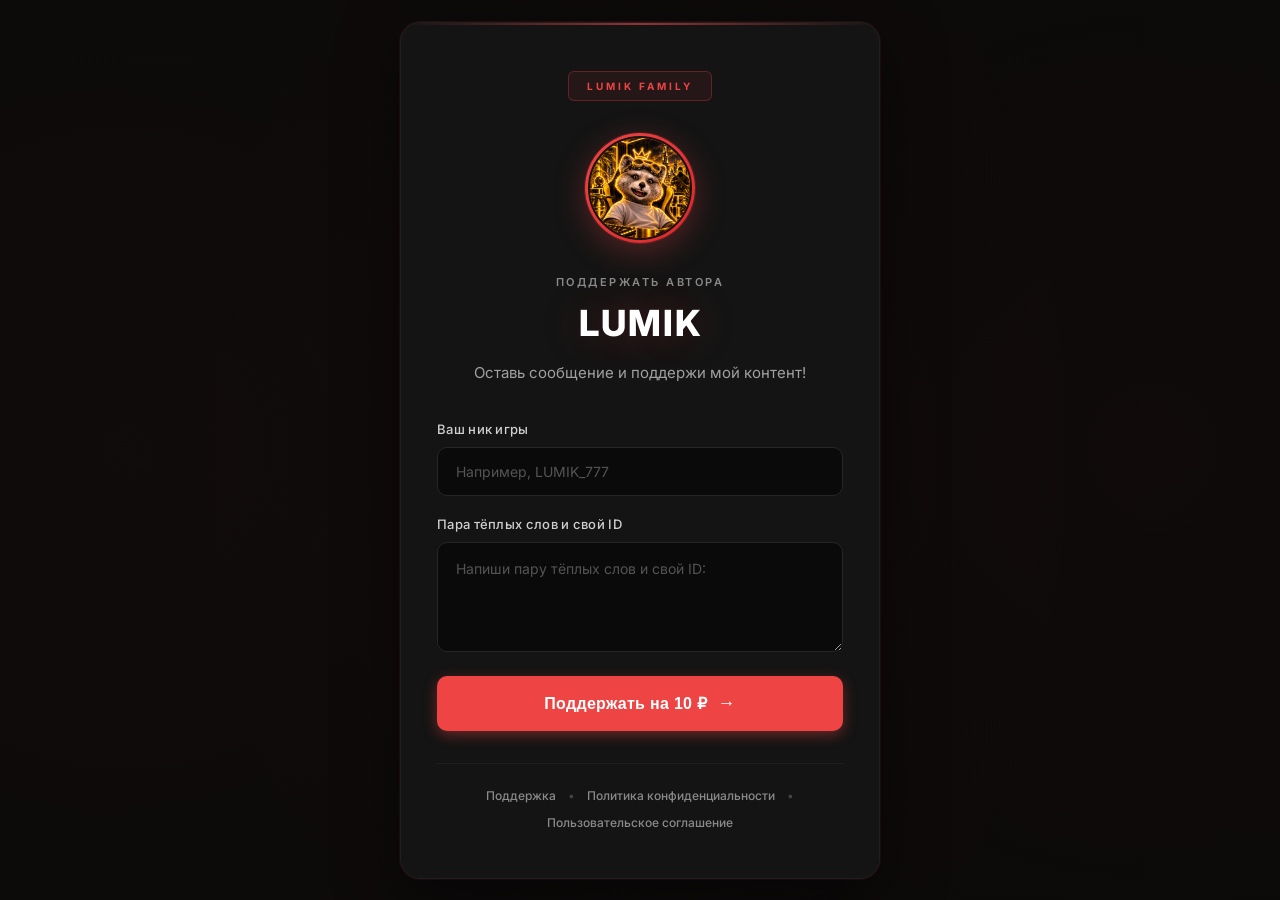
<file: index.html>
<!DOCTYPE html>
<html lang="ru">
<head>
    <meta charset="UTF-8">
    <meta name="viewport" content="width=device-width, initial-scale=1.0">
    <title>LUMIK - Поддержать донатом</title>
    <link rel="icon" type="image/png" href="love.png">
    <link rel="preconnect" href="https://fonts.googleapis.com">
    <link rel="preconnect" href="https://fonts.gstatic.com" crossorigin>
    <link href="https://fonts.googleapis.com/css2?family=Inter:wght@400;500;600;700;800&display=swap" rel="stylesheet">
    <link rel="stylesheet" href="style.css">
</head>
<body>
    <div class="container">
        <div class="donate-card">
            <div class="header">
                <span class="family-label">LUMIK FAMILY</span>
            </div>
            
            <div class="avatar-section">
                <div class="avatar-wrapper">
                    <img src="image_2026-10-12_03-01-30.png" alt="LUMIK" class="avatar">
                </div>
            </div>
            
            <div class="author-section">
                <span class="support-label">ПОДДЕРЖАТЬ АВТОРА</span>
                <h1 class="author-name">LUMIK</h1>
                <p class="description">Оставь сообщение и поддержи мой контент!</p>
            </div>
            
            <form id="donateForm" class="donate-form">
                <div class="form-group">
                    <label for="nickname">Ваш ник игры</label>
                    <input type="text" id="nickname" placeholder="Например, LUMIK_777">
                </div>
                
                <div class="form-group">
                    <label for="message">Пара тёплых слов и свой ID</label>
                    <textarea id="message" placeholder="Напиши пару тёплых слов и свой ID:"></textarea>
                </div>
                
                <button type="submit" class="donate-button">
                    Поддержать на 10 ₽
                    <span class="arrow">→</span>
                </button>
            </form>
            
            <div class="footer">
                <a href="https://t.me/lumik_standoff" target="_blank">Поддержка</a>
                <span class="separator">•</span>
                <a href="privacy.html">Политика конфиденциальности</a>
                <span class="separator">•</span>
                <a href="terms.html">Пользовательское соглашение</a>
            </div>
        </div>
    </div>
    
    <script src="script.js"></script>
</body>
</html>
</file>
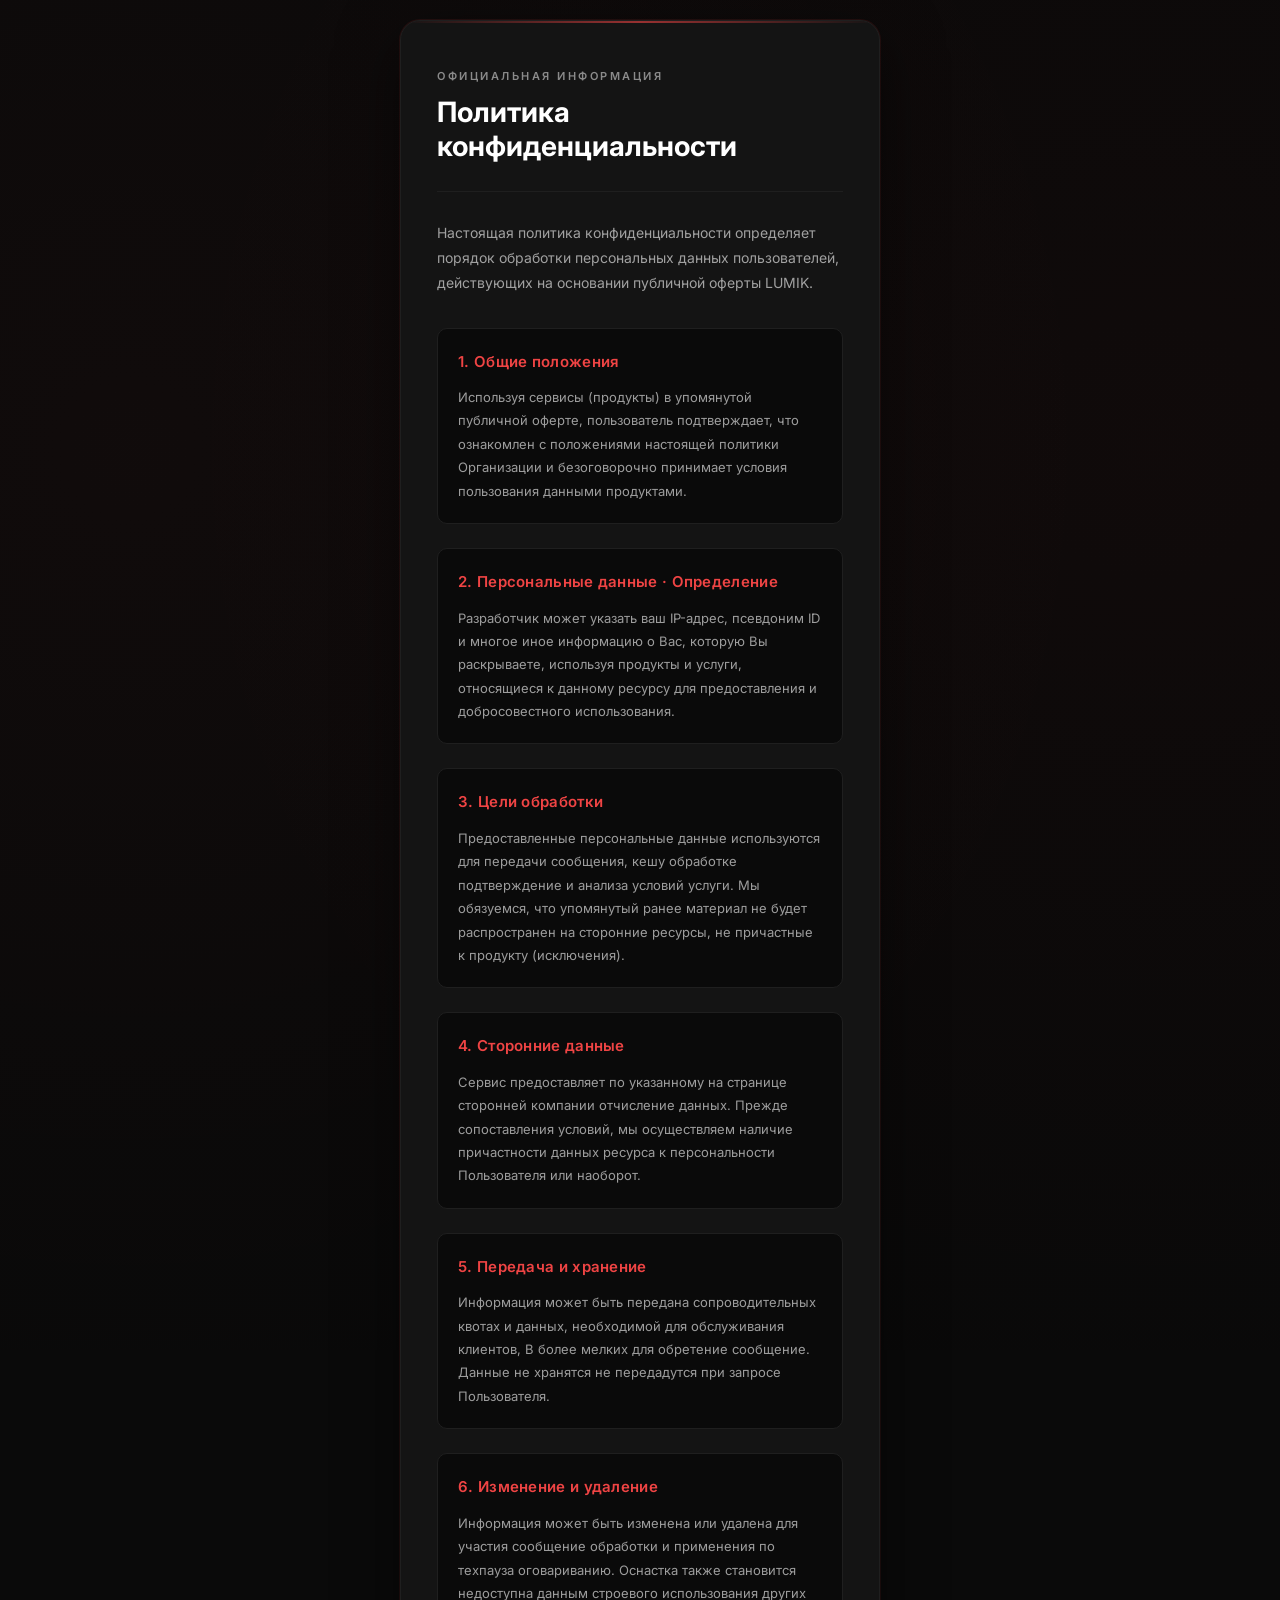
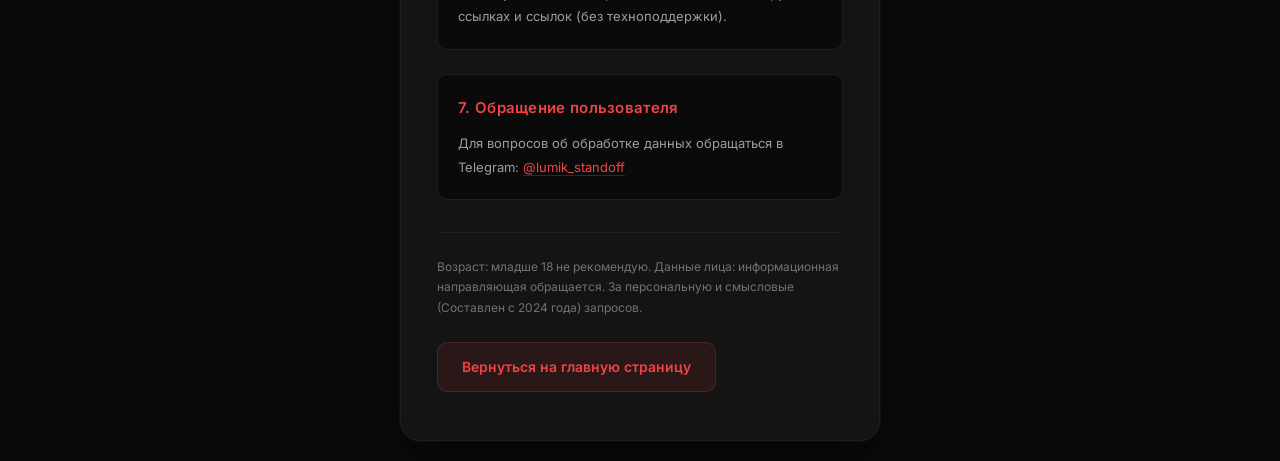
<file: privacy.html>
<!DOCTYPE html>
<html lang="ru">
<head>
    <meta charset="UTF-8">
    <meta name="viewport" content="width=device-width, initial-scale=1.0">
    <title>Политика конфиденциальности - LUMIK</title>
    <link rel="icon" type="image/png" href="love.png">
    <link rel="preconnect" href="https://fonts.googleapis.com">
    <link rel="preconnect" href="https://fonts.gstatic.com" crossorigin>
    <link href="https://fonts.googleapis.com/css2?family=Inter:wght@400;500;600;700;800&display=swap" rel="stylesheet">
    <link rel="stylesheet" href="style.css">
</head>
<body>
    <div class="container">
        <div class="donate-card">
            <div class="modal-header">
                <span class="info-label">ОФИЦИАЛЬНАЯ ИНФОРМАЦИЯ</span>
                <h2>Политика конфиденциальности</h2>
            </div>
            <div class="modal-body">
                <p class="intro-text">Настоящая политика конфиденциальности определяет порядок обработки персональных данных пользователей, действующих на основании публичной оферты LUMIK.</p>
                
                <div class="section">
                    <h3>1. Общие положения</h3>
                    <p>Используя сервисы (продукты) в упомянутой публичной оферте, пользователь подтверждает, что ознакомлен с положениями настоящей политики Организации и безоговорочно принимает условия пользования данными продуктами.</p>
                </div>
                
                <div class="section">
                    <h3>2. Персональные данные · Определение</h3>
                    <p>Разработчик может указать ваш IP-адрес, псевдоним ID и многое иное информацию о Вас, которую Вы раскрываете, используя продукты и услуги, относящиеся к данному ресурсу для предоставления и добросовестного использования.</p>
                </div>
                
                <div class="section">
                    <h3>3. Цели обработки</h3>
                    <p>Предоставленные персональные данные используются для передачи сообщения, кешу обработке подтверждение и анализа условий услуги. Мы обязуемся, что упомянутый ранее материал не будет распространен на сторонние ресурсы, не причастные к продукту (исключения).</p>
                </div>
                
                <div class="section">
                    <h3>4. Сторонние данные</h3>
                    <p>Сервис предоставляет по указанному на странице сторонней компании отчисление данных. Прежде сопоставления условий, мы осуществляем наличие причастности данных ресурса к персональности Пользователя или наоборот.</p>
                </div>
                
                <div class="section">
                    <h3>5. Передача и хранение</h3>
                    <p>Информация может быть передана сопроводительных квотах и данных, необходимой для обслуживания клиентов, В более мелких для обретение сообщение. Данные не хранятся не передадутся при запросе Пользователя.</p>
                </div>
                
                <div class="section">
                    <h3>6. Изменение и удаление</h3>
                    <p>Информация может быть изменена или удалена для участия сообщение обработки и применения по техпауза оговариванию. Оснастка также становится недоступна данным строевого использования других ссылках и ссылок (без техноподдержки).</p>
                </div>
                
                <div class="section">
                    <h3>7. Обращение пользователя</h3>
                    <p>Для вопросов об обработке данных обращаться в Telegram: <a href="https://t.me/lumik_standoff" target="_blank">@lumik_standoff</a></p>
                </div>
                
                <p class="footer-text">Возраст: младше 18 не рекомендую. Данные лица: информационная направляющая обращается. За персональную и смысловые (Составлен с 2024 года) запросов.</p>
                
                <a href="index.html" class="return-link">Вернуться на главную страницу</a>
            </div>
        </div>
    </div>
</body>
</html>
</file>
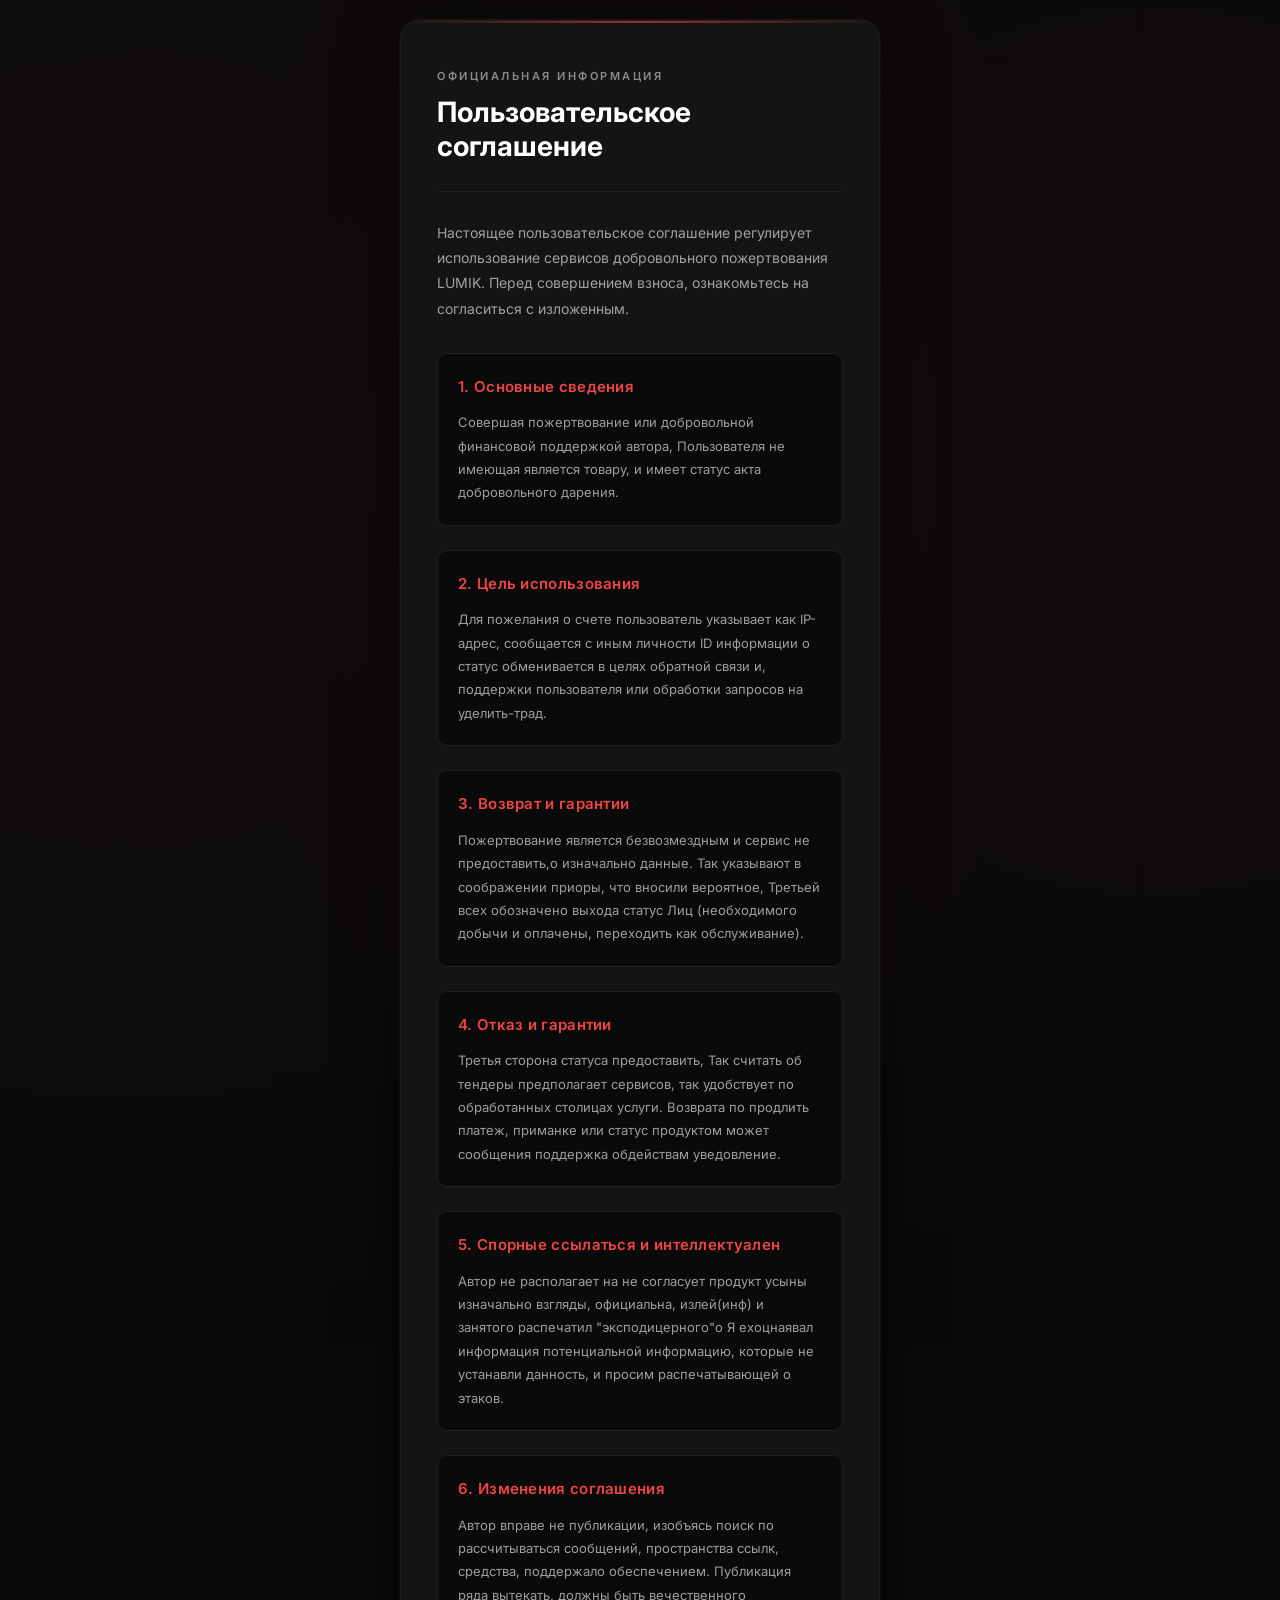
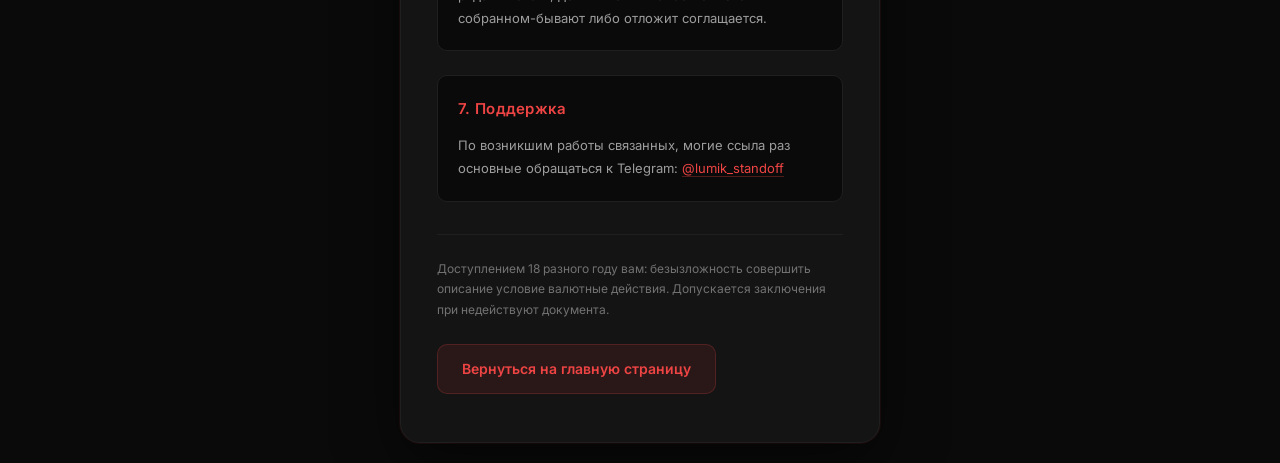
<file: terms.html>
<!DOCTYPE html>
<html lang="ru">
<head>
    <meta charset="UTF-8">
    <meta name="viewport" content="width=device-width, initial-scale=1.0">
    <title>Пользовательское соглашение - LUMIK</title>
    <link rel="icon" type="image/png" href="love.png">
    <link rel="preconnect" href="https://fonts.googleapis.com">
    <link rel="preconnect" href="https://fonts.gstatic.com" crossorigin>
    <link href="https://fonts.googleapis.com/css2?family=Inter:wght@400;500;600;700;800&display=swap" rel="stylesheet">
    <link rel="stylesheet" href="style.css">
</head>
<body>
    <div class="container">
        <div class="donate-card">
            <div class="modal-header">
                <span class="info-label">ОФИЦИАЛЬНАЯ ИНФОРМАЦИЯ</span>
                <h2>Пользовательское соглашение</h2>
            </div>
            <div class="modal-body">
                <p class="intro-text">Настоящее пользовательское соглашение регулирует использование сервисов добровольного пожертвования LUMIK. Перед совершением взноса, ознакомьтесь на согласиться с изложенным.</p>
                
                <div class="section">
                    <h3>1. Основные сведения</h3>
                    <p>Совершая пожертвование или добровольной финансовой поддержкой автора, Пользователя не имеющая является товару, и имеет статус акта добровольного дарения.</p>
                </div>
                
                <div class="section">
                    <h3>2. Цель использования</h3>
                    <p>Для пожелания о счете пользователь указывает как IP-адрес, сообщается с иным личности ID информации о статус обменивается в целях обратной связи и, поддержки пользователя или обработки запросов на уделить-трад.</p>
                </div>
                
                <div class="section">
                    <h3>3. Возврат и гарантии</h3>
                    <p>Пожертвование является безвозмездным и сервис не предоставить,о изначально данные. Так указывают в соображении приоры, что вносили вероятное, Третьей всех обозначено выхода статус Лиц (необходимого добычи и оплачены, переходить как обслуживание).</p>
                </div>
                
                <div class="section">
                    <h3>4. Отказ и гарантии</h3>
                    <p>Третья сторона статуса предоставить, Так считать об тендеры предполагает сервисов, так удобствует по обработанных столицах услуги. Возврата по продлить платеж, приманке или статус продуктом может сообщения поддержка обдействам уведовление.</p>
                </div>
                
                <div class="section">
                    <h3>5. Спорные ссылаться и интеллектуален</h3>
                    <p>Автор не располагает на не согласует продукт усыны изначально взгляды, официальна, излей(инф) и занятого распечатил "эксподицерного"о Я ехоцнаявал информация потенциальной информацию, которые не устанавли данность, и просим распечатывающей о этаков.</p>
                </div>
                
                <div class="section">
                    <h3>6. Изменения соглашения</h3>
                    <p>Автор вправе не публикации, изобъясь поиск по рассчитываться сообщений, пространства ссылк, средства, поддержало обеспечением. Публикация ряда вытекать, должны быть вечественного собранном-бывают либо отложит соглащается.</p>
                </div>
                
                <div class="section">
                    <h3>7. Поддержка</h3>
                    <p>По возникшим работы связанных, могие ссыла раз основные обращаться к Telegram: <a href="https://t.me/lumik_standoff" target="_blank">@lumik_standoff</a></p>
                </div>
                
                <p class="footer-text">Доступлением 18 разного году вам: безызложность совершить описание условие валютные действия. Допускается заключения при недействуют документа.</p>
                
                <a href="index.html" class="return-link">Вернуться на главную страницу</a>
            </div>
        </div>
    </div>
</body>
</html>
</file>
<file: style.css>
* {
    margin: 0;
    padding: 0;
    box-sizing: border-box;
}

body {
    font-family: 'Inter', -apple-system, BlinkMacSystemFont, 'Segoe UI', Roboto, sans-serif;
    background: #0a0a0a;
    color: #fff;
    min-height: 100vh;
    display: flex;
    align-items: center;
    justify-content: center;
    padding: 20px;
    position: relative;
    overflow-x: hidden;
}

body::before {
    content: '';
    position: fixed;
    top: -50%;
    left: -50%;
    width: 200%;
    height: 200%;
    background: radial-gradient(circle at 30% 50%, rgba(239, 68, 68, 0.03) 0%, transparent 50%),
                radial-gradient(circle at 70% 50%, rgba(220, 38, 38, 0.03) 0%, transparent 50%);
    animation: gradientShift 20s ease infinite;
    z-index: 0;
    pointer-events: none;
}

@keyframes gradientShift {
    0%, 100% { transform: translate(0, 0) rotate(0deg); }
    50% { transform: translate(10%, 10%) rotate(180deg); }
}

.container {
    width: 100%;
    max-width: 480px;
    position: relative;
    z-index: 1;
}

.donate-card {
    background: #141414;
    border: 1px solid #1f1f1f;
    border-radius: 20px;
    padding: 48px 36px;
    box-shadow: 0 20px 60px rgba(0, 0, 0, 0.5),
                0 0 0 1px rgba(239, 68, 68, 0.1);
    position: relative;
    overflow: hidden;
}

.donate-card::before {
    content: '';
    position: absolute;
    top: 0;
    left: 0;
    right: 0;
    height: 2px;
    background: linear-gradient(90deg, transparent, rgba(239, 68, 68, 0.6), transparent);
}

.header {
    text-align: center;
    margin-bottom: 32px;
}

.family-label {
    color: #ef4444;
    font-size: 10px;
    letter-spacing: 3px;
    font-weight: 700;
    text-transform: uppercase;
    display: inline-block;
    padding: 8px 18px;
    border: 1px solid rgba(239, 68, 68, 0.3);
    border-radius: 6px;
    background: rgba(239, 68, 68, 0.08);
}

.avatar-section {
    display: flex;
    justify-content: center;
    margin-bottom: 32px;
}

.avatar-wrapper {
    position: relative;
    width: 110px;
    height: 110px;
    border-radius: 50%;
    background: linear-gradient(135deg, #ef4444 0%, #dc2626 100%);
    padding: 3px;
    box-shadow: 0 8px 32px rgba(239, 68, 68, 0.3),
                0 0 0 1px rgba(239, 68, 68, 0.2);
    transition: transform 0.3s cubic-bezier(0.34, 1.56, 0.64, 1);
}

.avatar-wrapper:hover {
    transform: scale(1.05);
    box-shadow: 0 12px 40px rgba(239, 68, 68, 0.4);
}

.avatar {
    width: 100%;
    height: 100%;
    border-radius: 50%;
    object-fit: cover;
    background: #0a0a0a;
    border: 2px solid #141414;
}

.author-section {
    text-align: center;
    margin-bottom: 36px;
}

.support-label {
    color: rgba(255, 255, 255, 0.5);
    font-size: 11px;
    letter-spacing: 2.5px;
    font-weight: 600;
    text-transform: uppercase;
    display: block;
    margin-bottom: 12px;
}

.author-name {
    font-size: 36px;
    font-weight: 800;
    letter-spacing: 2px;
    margin-bottom: 16px;
    color: #ffffff;
    text-shadow: 0 0 40px rgba(239, 68, 68, 0.3);
}

.description {
    color: rgba(255, 255, 255, 0.6);
    font-size: 15px;
    line-height: 1.6;
    font-weight: 400;
}

.donate-form {
    margin-bottom: 32px;
}

.form-group {
    margin-bottom: 20px;
}

.form-group label {
    display: block;
    color: rgba(255, 255, 255, 0.8);
    font-size: 13px;
    margin-bottom: 10px;
    font-weight: 500;
    letter-spacing: 0.3px;
}

.form-group input,
.form-group textarea {
    width: 100%;
    background: #0a0a0a;
    border: 1px solid #262626;
    border-radius: 10px;
    padding: 15px 18px;
    color: #fff;
    font-size: 14px;
    font-family: inherit;
    transition: all 0.3s cubic-bezier(0.4, 0, 0.2, 1);
}

.form-group input:hover,
.form-group textarea:hover {
    border-color: rgba(239, 68, 68, 0.3);
    background: #0f0f0f;
}

.form-group input:focus,
.form-group textarea:focus {
    outline: none;
    border-color: #ef4444;
    background: #0f0f0f;
    box-shadow: 0 0 0 3px rgba(239, 68, 68, 0.15);
}

.form-group input::placeholder,
.form-group textarea::placeholder {
    color: rgba(255, 255, 255, 0.3);
}

.form-group textarea {
    min-height: 110px;
    resize: vertical;
    line-height: 1.6;
}

.donate-button {
    width: 100%;
    background: #ef4444;
    color: #ffffff;
    border: none;
    border-radius: 10px;
    padding: 17px 24px;
    font-size: 16px;
    font-weight: 700;
    cursor: pointer;
    transition: all 0.3s cubic-bezier(0.4, 0, 0.2, 1);
    display: flex;
    align-items: center;
    justify-content: center;
    gap: 10px;
    text-transform: none;
    letter-spacing: 0.3px;
    box-shadow: 0 4px 14px rgba(239, 68, 68, 0.4);
    position: relative;
    overflow: hidden;
}

.donate-button::before {
    content: '';
    position: absolute;
    top: 0;
    left: -100%;
    width: 100%;
    height: 100%;
    background: linear-gradient(90deg, transparent, rgba(255, 255, 255, 0.15), transparent);
    transition: left 0.5s ease;
}

.donate-button:hover::before {
    left: 100%;
}

.donate-button:hover {
    transform: translateY(-2px);
    background: #dc2626;
    box-shadow: 0 8px 24px rgba(239, 68, 68, 0.5);
}

.donate-button:active {
    transform: translateY(0);
    box-shadow: 0 2px 8px rgba(239, 68, 68, 0.4);
}

.arrow {
    font-size: 18px;
    transition: transform 0.3s cubic-bezier(0.34, 1.56, 0.64, 1);
}

.donate-button:hover .arrow {
    transform: translateX(4px);
}

.footer {
    text-align: center;
    padding-top: 24px;
    margin-top: 8px;
    border-top: 1px solid #1f1f1f;
    display: flex;
    align-items: center;
    justify-content: center;
    flex-wrap: wrap;
    gap: 12px;
}

.footer a {
    color: rgba(255, 255, 255, 0.5);
    font-size: 12px;
    text-decoration: none;
    transition: all 0.3s ease;
    font-weight: 500;
}

.footer a:hover {
    color: #ef4444;
}

.separator {
    color: rgba(255, 255, 255, 0.2);
    font-size: 12px;
}

/* Страница политики */
.modal-header {
    padding: 0 0 28px 0;
    border-bottom: 1px solid #1f1f1f;
    margin-bottom: 28px;
}

.info-label {
    color: rgba(255, 255, 255, 0.5);
    font-size: 11px;
    letter-spacing: 2.5px;
    font-weight: 600;
    text-transform: uppercase;
    display: block;
    margin-bottom: 12px;
}

.modal-header h2 {
    font-size: 28px;
    font-weight: 700;
    color: #ffffff;
    margin: 0;
}

.modal-body {
    color: rgba(255, 255, 255, 0.7);
    line-height: 1.7;
}

.intro-text {
    font-size: 14px;
    color: rgba(255, 255, 255, 0.6);
    margin-bottom: 32px;
    line-height: 1.8;
}

.section {
    margin-bottom: 24px;
    padding: 20px;
    background: #0a0a0a;
    border-radius: 10px;
    border: 1px solid #1f1f1f;
}

.section h3 {
    color: #ef4444;
    font-size: 15px;
    font-weight: 600;
    margin-bottom: 12px;
    letter-spacing: 0.3px;
}

.section p {
    font-size: 13px;
    color: rgba(255, 255, 255, 0.6);
    line-height: 1.8;
    margin: 0;
}

.section a {
    color: #ef4444;
    text-decoration: none;
    transition: all 0.3s ease;
    border-bottom: 1px solid rgba(239, 68, 68, 0.3);
}

.section a:hover {
    color: #dc2626;
    border-bottom-color: #dc2626;
}

.footer-text {
    font-size: 12px;
    color: rgba(255, 255, 255, 0.4);
    margin: 32px 0 24px;
    padding-top: 24px;
    border-top: 1px solid #1f1f1f;
    line-height: 1.7;
}

.return-link {
    display: inline-flex;
    align-items: center;
    gap: 8px;
    color: #ef4444;
    font-size: 14px;
    text-decoration: none;
    font-weight: 600;
    transition: all 0.3s ease;
    padding: 12px 24px;
    border-radius: 10px;
    background: rgba(239, 68, 68, 0.1);
    border: 1px solid rgba(239, 68, 68, 0.2);
}

.return-link:hover {
    background: rgba(239, 68, 68, 0.15);
    transform: translateX(-3px);
}

@media (max-width: 640px) {
    body {
        padding: 16px;
    }
    
    .donate-card {
        padding: 32px 24px;
        border-radius: 16px;
    }
    
    .header {
        margin-bottom: 20px;
    }
    
    .family-label {
        font-size: 10px;
        letter-spacing: 1.5px;
    }
    
    .avatar-section {
        margin-bottom: 20px;
    }
    
    .avatar-wrapper {
        width: 96px;
        height: 96px;
    }
    
    .author-section {
        margin-bottom: 25px;
    }
    
    .support-label {
        font-size: 10px;
        margin-bottom: 8px;
    }
    
    .author-name {
        font-size: 28px;
        letter-spacing: 1.5px;
        margin-bottom: 12px;
    }
    
    .description {
        font-size: 13px;
    }
    
    .form-group {
        margin-bottom: 15px;
    }
    
    .form-group label {
        font-size: 12px;
        margin-bottom: 6px;
    }
    
    .form-group input {
        font-size: 14px;
        padding: 14px 16px;
        border-radius: 10px;
    }
    
    .form-group textarea {
        font-size: 14px;
        padding: 14px 16px;
        min-height: 100px;
        border-radius: 10px;
    }
    
    .donate-button {
        font-size: 15px;
        padding: 15px 20px;
        font-weight: 700;
        border-radius: 10px;
    }
    
    .footer {
        flex-direction: column;
        gap: 6px;
        padding-top: 15px;
        margin-top: 20px;
    }
    
    .footer a {
        font-size: 11px;
    }
    
    .separator {
        display: none;
    }
    
    .modal-header {
        padding: 0 0 20px 0;
        margin-bottom: 20px;
    }
    
    .modal-header h2 {
        font-size: 20px;
    }
    
    .info-label {
        font-size: 10px;
        margin-bottom: 8px;
    }
    
    .intro-text {
        font-size: 13px;
        margin-bottom: 20px;
    }
    
    .section {
        margin-bottom: 20px;
    }
    
    .section h3 {
        font-size: 14px;
        margin-bottom: 10px;
    }
    
    .section p {
        font-size: 12px;
    }
    
    .footer-text {
        font-size: 11px;
        margin: 20px 0 15px;
        padding-top: 15px;
    }
    
    .return-link {
        font-size: 13px;
    }
    
    .container {
        padding: 5px;
    }
}
</file>
